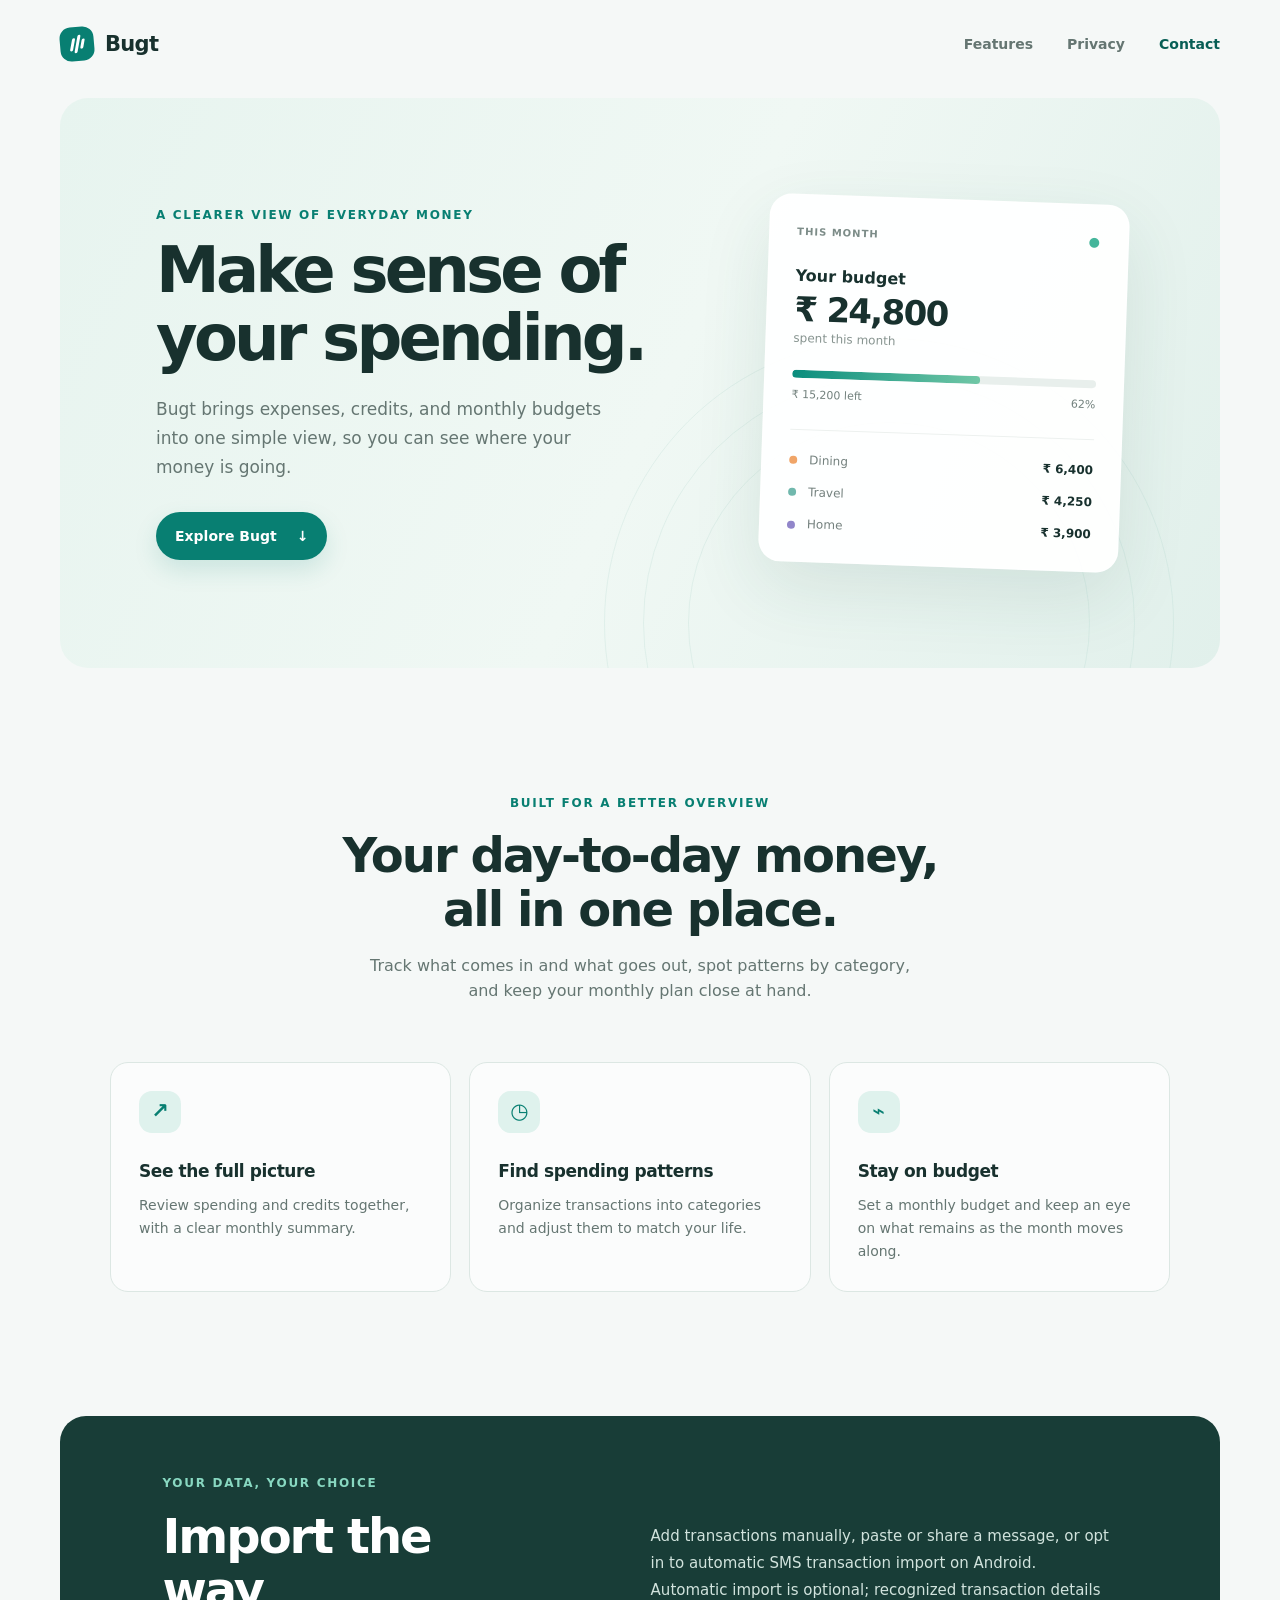
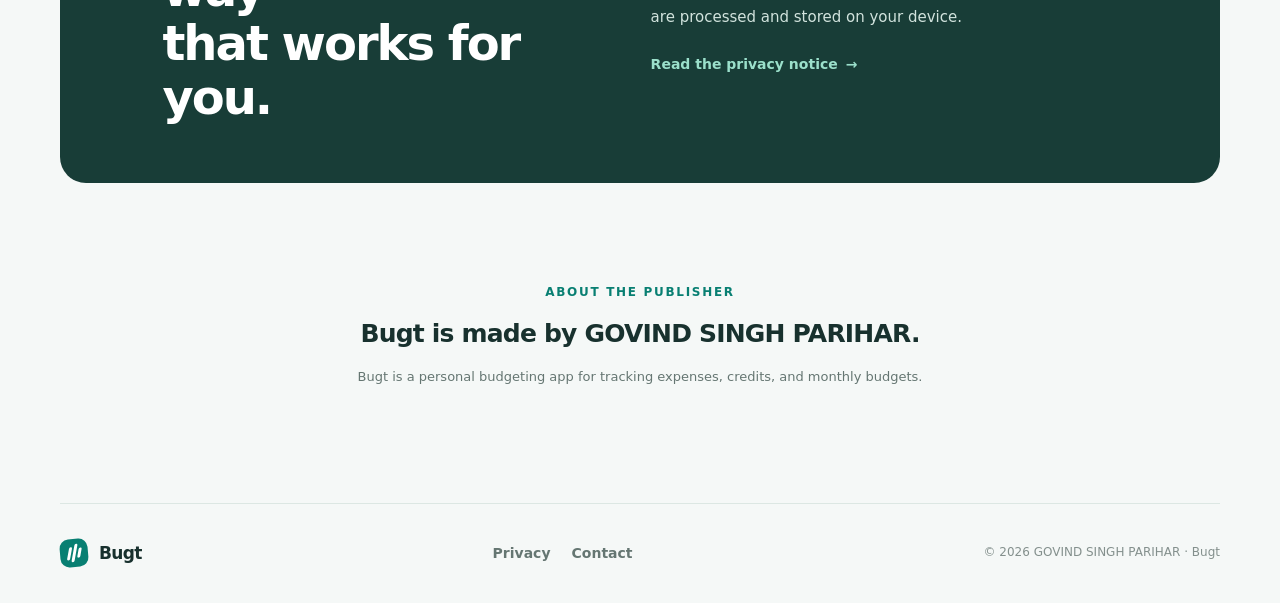
<file: index.html>
<!doctype html>
<html lang="en">
  <head>
    <meta charset="utf-8">
    <meta name="viewport" content="width=device-width, initial-scale=1">
    <meta name="theme-color" content="#f5f8f7">
    <meta name="description" content="Bugt helps you track spending, organize transactions, and stay on top of your budget.">
    <title>Bugt — make sense of your spending</title>
    <link rel="stylesheet" href="styles.css">
  </head>
  <body>
    <header class="site-header">
      <a class="brand" href="./" aria-label="Bugt home">
        <span class="brand-mark" aria-hidden="true"><span></span><span></span><span></span></span>
        <span>Bugt</span>
      </a>
      <nav aria-label="Main navigation">
        <a href="#features">Features</a>
        <a href="privacy.html">Privacy</a>
        <a class="nav-cta" href="privacy.html#contact">Contact</a>
      </nav>
    </header>

    <main>
      <section class="hero">
        <div class="hero-copy">
          <p class="eyebrow">A clearer view of everyday money</p>
          <h1>Make sense of your spending.</h1>
          <p class="hero-text">Bugt brings expenses, credits, and monthly budgets into one simple view, so you can see where your money is going.</p>
          <a class="button" href="#features">Explore Bugt <span aria-hidden="true">↓</span></a>
        </div>
        <div class="hero-card" aria-label="Illustration of a monthly budget summary">
          <div class="card-topline"><span>THIS MONTH</span><span class="status-dot">●</span></div>
          <div class="card-title">Your budget</div>
          <div class="card-amount">₹ 24,800</div>
          <div class="card-caption">spent this month</div>
          <div class="progress"><span></span></div>
          <div class="card-foot"><span>₹ 15,200 left</span><span>62%</span></div>
          <div class="mini-categories">
            <div><i class="dot dining"></i><span>Dining</span><b>₹ 6,400</b></div>
            <div><i class="dot travel"></i><span>Travel</span><b>₹ 4,250</b></div>
            <div><i class="dot home"></i><span>Home</span><b>₹ 3,900</b></div>
          </div>
        </div>
        <div class="hero-orb" aria-hidden="true"></div>
      </section>

      <section class="intro" id="features">
        <p class="eyebrow">Built for a better overview</p>
        <h2>Your day-to-day money,<br>all in one place.</h2>
        <p class="intro-text">Track what comes in and what goes out, spot patterns by category, and keep your monthly plan close at hand.</p>
      </section>

      <section class="feature-grid" aria-label="Bugt features">
        <article class="feature-card">
          <span class="feature-icon">↗</span>
          <h3>See the full picture</h3>
          <p>Review spending and credits together, with a clear monthly summary.</p>
        </article>
        <article class="feature-card">
          <span class="feature-icon">◷</span>
          <h3>Find spending patterns</h3>
          <p>Organize transactions into categories and adjust them to match your life.</p>
        </article>
        <article class="feature-card">
          <span class="feature-icon">⌁</span>
          <h3>Stay on budget</h3>
          <p>Set a monthly budget and keep an eye on what remains as the month moves along.</p>
        </article>
      </section>

      <section class="privacy-band">
        <div>
          <p class="eyebrow">Your data, your choice</p>
          <h2>Import the way<br>that works for you.</h2>
        </div>
        <div class="privacy-copy">
          <p>Add transactions manually, paste or share a message, or opt in to automatic SMS transaction import on Android. Automatic import is optional; recognized transaction details are processed and stored on your device.</p>
          <a class="text-link" href="privacy.html">Read the privacy notice <span aria-hidden="true">→</span></a>
        </div>
      </section>

      <section class="developer-note">
        <p class="eyebrow">About the publisher</p>
        <h2>Bugt is made by GOVIND SINGH PARIHAR.</h2>
        <p>Bugt is a personal budgeting app for tracking expenses, credits, and monthly budgets.</p>
      </section>
    </main>

    <footer class="site-footer">
      <a class="brand" href="./"><span class="brand-mark" aria-hidden="true"><span></span><span></span><span></span></span><span>Bugt</span></a>
      <div class="footer-links"><a href="privacy.html">Privacy</a><a href="privacy.html#contact">Contact</a></div>
      <p>© 2026 GOVIND SINGH PARIHAR · Bugt</p>
    </footer>
  </body>
</html>
</file>
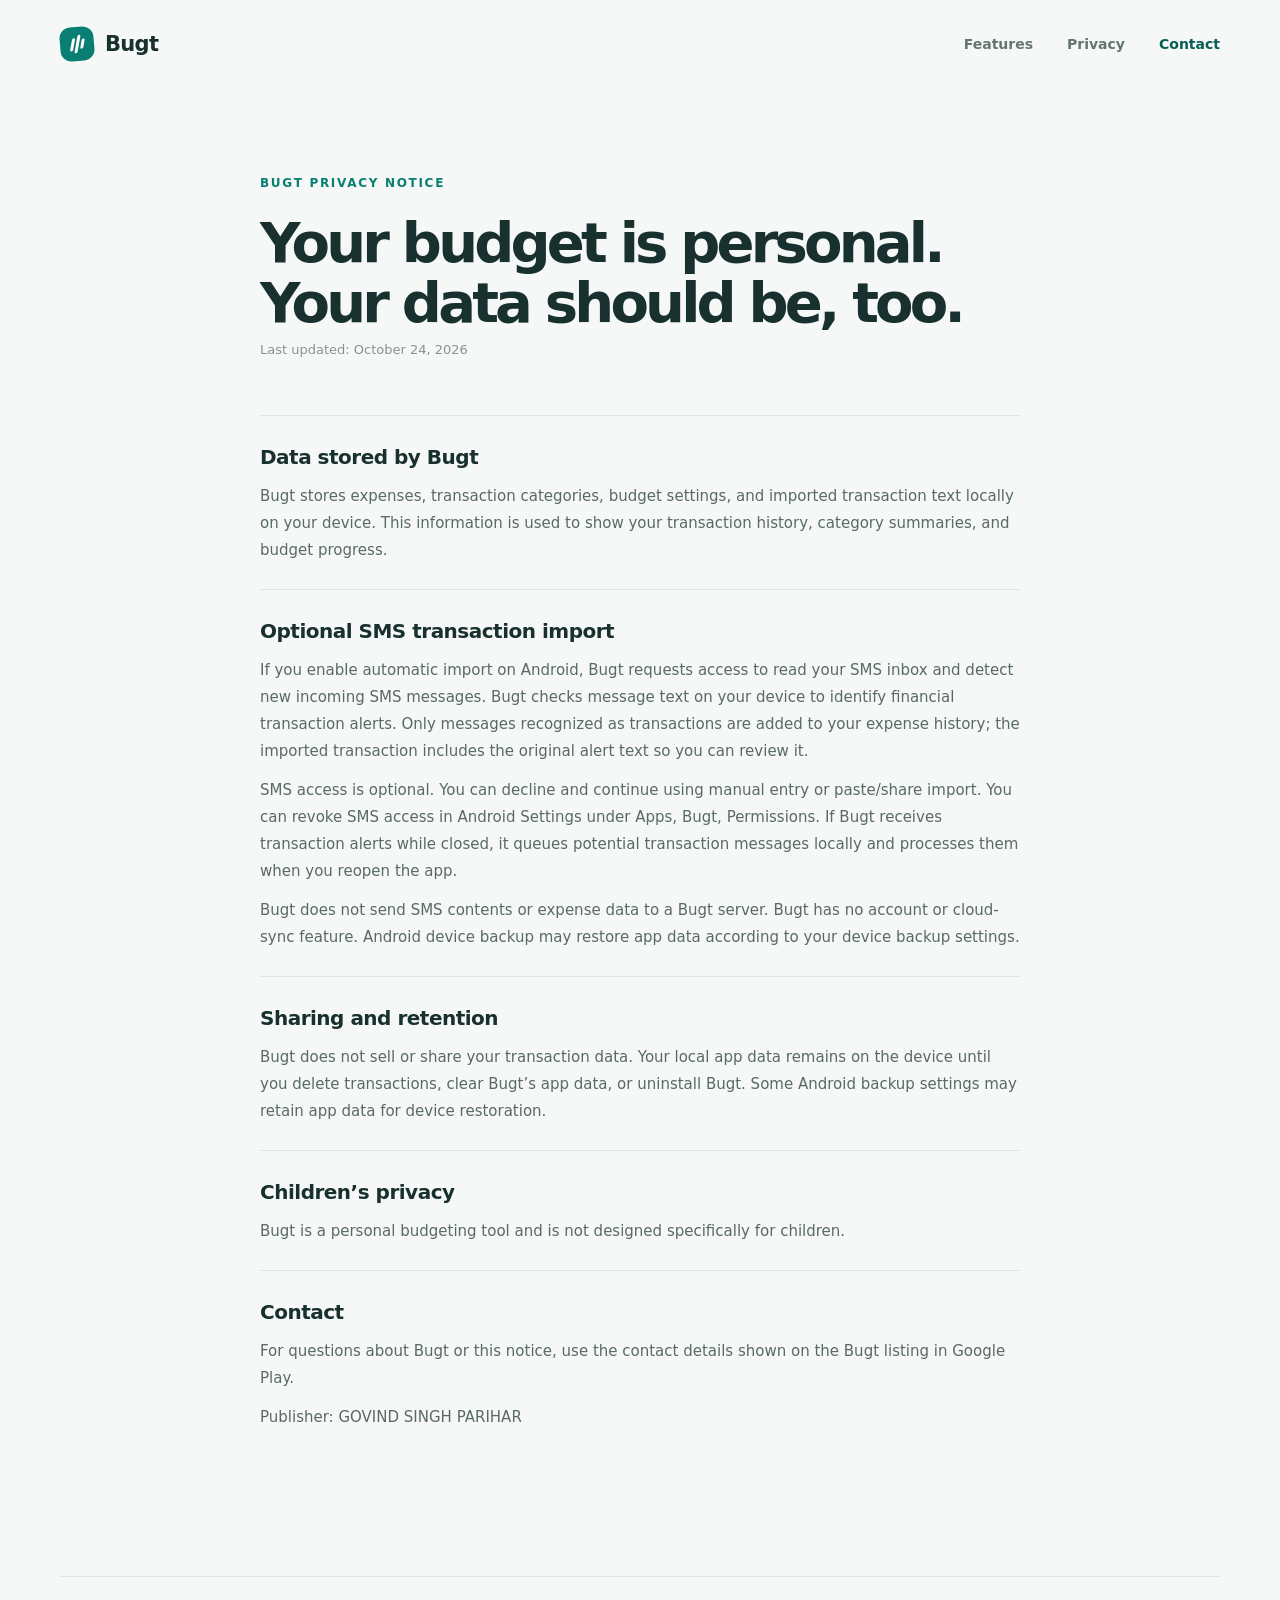
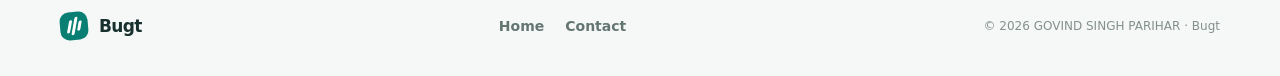
<file: privacy.html>
<!doctype html>
<html lang="en">
  <head>
    <meta charset="utf-8">
    <meta name="viewport" content="width=device-width, initial-scale=1">
    <meta name="theme-color" content="#f5f8f7">
    <meta name="description" content="Bugt privacy notice for expense and optional SMS transaction import.">
    <title>Privacy — Bugt</title>
    <link rel="stylesheet" href="styles.css">
  </head>
  <body>
    <header class="site-header">
      <a class="brand" href="./" aria-label="Bugt home">
        <span class="brand-mark" aria-hidden="true"><span></span><span></span><span></span></span>
        <span>Bugt</span>
      </a>
      <nav aria-label="Main navigation">
        <a href="index.html#features">Features</a>
        <a href="privacy.html" aria-current="page">Privacy</a>
        <a class="nav-cta" href="#contact">Contact</a>
      </nav>
    </header>
    <main class="policy-page">
      <p class="eyebrow">Bugt privacy notice</p>
      <h1>Your budget is personal.<br>Your data should be, too.</h1>
      <p class="policy-updated">Last updated: October 24, 2026</p>

      <section>
        <h2>Data stored by Bugt</h2>
        <p>Bugt stores expenses, transaction categories, budget settings, and imported transaction text locally on your device. This information is used to show your transaction history, category summaries, and budget progress.</p>
      </section>

      <section>
        <h2>Optional SMS transaction import</h2>
        <p>If you enable automatic import on Android, Bugt requests access to read your SMS inbox and detect new incoming SMS messages. Bugt checks message text on your device to identify financial transaction alerts. Only messages recognized as transactions are added to your expense history; the imported transaction includes the original alert text so you can review it.</p>
        <p>SMS access is optional. You can decline and continue using manual entry or paste/share import. You can revoke SMS access in Android Settings under Apps, Bugt, Permissions. If Bugt receives transaction alerts while closed, it queues potential transaction messages locally and processes them when you reopen the app.</p>
        <p>Bugt does not send SMS contents or expense data to a Bugt server. Bugt has no account or cloud-sync feature. Android device backup may restore app data according to your device backup settings.</p>
      </section>

      <section>
        <h2>Sharing and retention</h2>
        <p>Bugt does not sell or share your transaction data. Your local app data remains on the device until you delete transactions, clear Bugt’s app data, or uninstall Bugt. Some Android backup settings may retain app data for device restoration.</p>
      </section>

      <section>
        <h2>Children’s privacy</h2>
        <p>Bugt is a personal budgeting tool and is not designed specifically for children.</p>
      </section>

      <section id="contact">
        <h2>Contact</h2>
        <p>For questions about Bugt or this notice, use the contact details shown on the Bugt listing in Google Play.</p>
        <p>Publisher: GOVIND SINGH PARIHAR</p>
      </section>
    </main>
    <footer class="site-footer">
      <a class="brand" href="./"><span class="brand-mark" aria-hidden="true"><span></span><span></span><span></span></span><span>Bugt</span></a>
      <div class="footer-links"><a href="./">Home</a><a href="#contact">Contact</a></div>
      <p>© 2026 GOVIND SINGH PARIHAR · Bugt</p>
    </footer>
  </body>
</html>
</file>
<file: styles.css>
:root {
  color-scheme: light;
  --ink: #18312e;
  --muted: #657672;
  --teal: #087f72;
  --teal-dark: #075e55;
  --mint: #dff2ed;
  --line: #dce7e3;
  --paper: #f5f8f7;
  --white: #fff;
}

* { box-sizing: border-box; }

html { scroll-behavior: smooth; }

body {
  margin: 0;
  background: var(--paper);
  color: var(--ink);
  font: 16px/1.6 'Avenir Next', Avenir, system-ui, sans-serif;
  -webkit-font-smoothing: antialiased;
}

a { color: inherit; text-decoration: none; }

.site-header, .site-footer {
  width: min(1160px, calc(100% - 48px));
  margin-inline: auto;
  display: flex;
  align-items: center;
  justify-content: space-between;
}

.site-header { height: 88px; }

.brand {
  display: inline-flex;
  align-items: center;
  gap: 11px;
  font: 800 21px 'Avenir Next', Avenir, system-ui, sans-serif;
  letter-spacing: -.7px;
}

.brand-mark {
  width: 34px;
  height: 34px;
  border-radius: 11px;
  background: var(--teal);
  display: inline-flex;
  align-items: center;
  justify-content: center;
  gap: 2px;
  transform: rotate(-5deg);
}

.brand-mark span {
  width: 3px;
  height: 13px;
  border-radius: 9px;
  background: #fff;
  transform: skew(-15deg);
}

.brand-mark span:nth-child(2) { height: 18px; }
.brand-mark span:nth-child(3) { height: 10px; }

nav, .footer-links { display: flex; align-items: center; gap: 34px; }
nav a, .footer-links a { color: var(--muted); font-size: 14px; font-weight: 600; }
nav a:hover, .footer-links a:hover, .text-link:hover { color: var(--teal-dark); }
nav .nav-cta { color: var(--teal-dark); }

.hero {
  position: relative;
  width: min(1160px, calc(100% - 48px));
  min-height: 570px;
  margin: 10px auto 0;
  padding: 76px 7.5%;
  border-radius: 28px;
  background: linear-gradient(115deg, #e7f4ef 0%, #f0f8f4 52%, #e1f0eb 100%);
  display: grid;
  grid-template-columns: 1fr .88fr;
  align-items: center;
  overflow: hidden;
}

.hero-copy { position: relative; z-index: 2; max-width: 490px; }
.eyebrow { color: var(--teal); font-size: 12px; font-weight: 700; letter-spacing: 1.7px; text-transform: uppercase; }
h1, h2, h3, p { margin-top: 0; }
h1, h2, h3 { font-family: 'Avenir Next', Avenir, system-ui, sans-serif; }
h1 { margin-bottom: 22px; font-size: clamp(42px, 5vw, 66px); font-weight: 800; line-height: 1.06; letter-spacing: -3.8px; }
.hero-text { max-width: 445px; margin-bottom: 30px; color: var(--muted); font-size: 17px; line-height: 1.7; }
.button { display: inline-flex; align-items: center; gap: 20px; padding: 13px 19px; border-radius: 999px; background: var(--teal); color: white; font-size: 14px; font-weight: 700; box-shadow: 0 10px 24px #087f7224; }
.button:hover { background: var(--teal-dark); }

.hero-card {
  position: relative;
  z-index: 2;
  width: min(100%, 360px);
  justify-self: end;
  padding: 27px;
  border: 1px solid #ffffffc9;
  border-radius: 22px;
  background: #fffffff0;
  box-shadow: 0 25px 70px #22594c1c;
  transform: rotate(2deg);
}

.card-topline, .card-foot { display: flex; justify-content: space-between; align-items: center; }
.card-topline { color: #7c8c88; font-size: 10px; font-weight: 700; letter-spacing: 1px; }
.status-dot { color: #45b69b; font-size: 13px; }
.card-title { margin-top: 23px; font: 600 16px 'Avenir Next', Avenir, system-ui, sans-serif; }
.card-amount { margin-top: 4px; font: 800 34px 'Avenir Next', Avenir, system-ui, sans-serif; letter-spacing: -1.7px; }
.card-caption { color: #879490; font-size: 12px; }
.progress { height: 8px; margin-top: 22px; border-radius: 6px; background: #e8efec; overflow: hidden; }
.progress span { display: block; width: 62%; height: 100%; border-radius: inherit; background: linear-gradient(90deg, #0a8d7d, #70c7a6); }
.card-foot { margin-top: 8px; color: #72817d; font-size: 11px; }
.mini-categories { display: grid; gap: 13px; margin-top: 25px; padding-top: 21px; border-top: 1px solid #edf1ef; }
.mini-categories div { display: grid; grid-template-columns: 10px 1fr auto; gap: 10px; align-items: center; font-size: 12px; }
.mini-categories span { color: #74817e; }
.mini-categories b { font-size: 12px; font-weight: 700; }
.dot { width: 8px; height: 8px; border-radius: 50%; }
.dining { background: #f0a568; }
.travel { background: #70b8ad; }
.home { background: #9186ca; }
.hero-orb { position: absolute; right: 4%; bottom: -240px; width: 570px; height: 570px; border: 1px solid #a1cbc033; border-radius: 50%; }
.hero-orb::before, .hero-orb::after { content: ''; position: absolute; inset: 38px; border: 1px solid #a1cbc033; border-radius: inherit; }
.hero-orb::after { inset: 83px; }

.intro { width: min(760px, calc(100% - 48px)); margin: 126px auto 58px; text-align: center; }
.intro h2, .privacy-band h2 { margin: 16px 0; font-size: clamp(34px, 4vw, 48px); line-height: 1.12; letter-spacing: -2px; }
.intro-text { max-width: 560px; margin: 0 auto; color: var(--muted); font-size: 16px; }

.feature-grid { width: min(1060px, calc(100% - 48px)); margin: 0 auto 124px; display: grid; grid-template-columns: repeat(3, 1fr); gap: 18px; }
.feature-card { min-height: 220px; padding: 28px; border: 1px solid var(--line); border-radius: 18px; background: #ffffffa8; }
.feature-icon { width: 42px; height: 42px; display: grid; place-items: center; margin-bottom: 25px; border-radius: 13px; background: var(--mint); color: var(--teal); font-size: 21px; font-weight: 700; }
.feature-card h3 { margin-bottom: 9px; font-size: 17px; letter-spacing: -.4px; }
.feature-card p { margin-bottom: 0; color: var(--muted); font-size: 14px; line-height: 1.65; }

.privacy-band { width: min(1160px, calc(100% - 48px)); margin: 0 auto 100px; padding: 58px 8%; border-radius: 26px; background: #183d37; color: white; display: grid; grid-template-columns: .8fr 1fr; gap: 12%; align-items: center; }
.privacy-band .eyebrow { color: #88d8c1; }
.privacy-band h2 { margin-bottom: 0; }
.privacy-copy p { margin-bottom: 20px; color: #d1e3dd; font-size: 15px; line-height: 1.8; }
.text-link { display: inline-flex; gap: 8px; color: #9be0cb; font-size: 14px; font-weight: 700; }

.developer-note { width: min(800px, calc(100% - 48px)); margin: 0 auto 115px; text-align: center; }
.developer-note h2 { margin-bottom: 13px; font-size: 25px; letter-spacing: -.8px; }
.developer-note p:last-child { margin-bottom: 0; color: var(--muted); font-size: 13px; }
.placeholder { padding: 2px 5px; border-radius: 4px; background: #fff1cf; color: #8c5e06; }

.site-footer { min-height: 100px; border-top: 1px solid var(--line); }
.site-footer .brand { font-size: 17px; }
.site-footer .brand-mark { width: 28px; height: 28px; border-radius: 9px; }
.site-footer p { margin: 0; color: #84908d; font-size: 12px; }
.site-footer .footer-links { gap: 21px; }

.policy-page { width: min(760px, calc(100% - 48px)); margin: 86px auto 120px; }
.policy-page h1 { margin: 20px 0 8px; font-size: clamp(38px, 5vw, 56px); }
.policy-updated { margin-bottom: 54px; color: #87938f; font-size: 13px; }
.policy-page section { padding: 25px 0; border-top: 1px solid var(--line); }
.policy-page h2 { margin-bottom: 10px; font-size: 20px; letter-spacing: -.5px; }
.policy-page section p { margin-bottom: 12px; color: #596a66; font-size: 15px; line-height: 1.8; }
.policy-page section p:last-child { margin-bottom: 0; }

@media (max-width: 760px) {
  .site-header, .site-footer { width: min(100% - 32px, 600px); }
  .site-header { height: 72px; }
  nav { gap: 16px; }
  nav a { font-size: 12px; }
  .hero { width: calc(100% - 24px); min-height: auto; grid-template-columns: 1fr; gap: 42px; padding: 56px 8%; border-radius: 22px; }
  .hero-card { width: min(100%, 360px); justify-self: center; }
  .hero-orb { right: -180px; bottom: 20px; width: 470px; height: 470px; }
  .intro { margin-top: 88px; }
  .feature-grid { grid-template-columns: 1fr; margin-bottom: 82px; }
  .feature-card { min-height: auto; }
  .privacy-band { grid-template-columns: 1fr; gap: 24px; padding: 42px 8%; }
  .developer-note { margin-bottom: 80px; }
  .site-footer { padding: 20px 0; flex-wrap: wrap; gap: 14px; }
  .site-footer p { width: 100%; }
}

@media (max-width: 420px) {
  nav { gap: 12px; }
  nav a { font-size: 11px; }
  .brand { gap: 8px; }
  h1 { letter-spacing: -2.5px; }
  .hero { padding-inline: 7%; }
}
</file>
